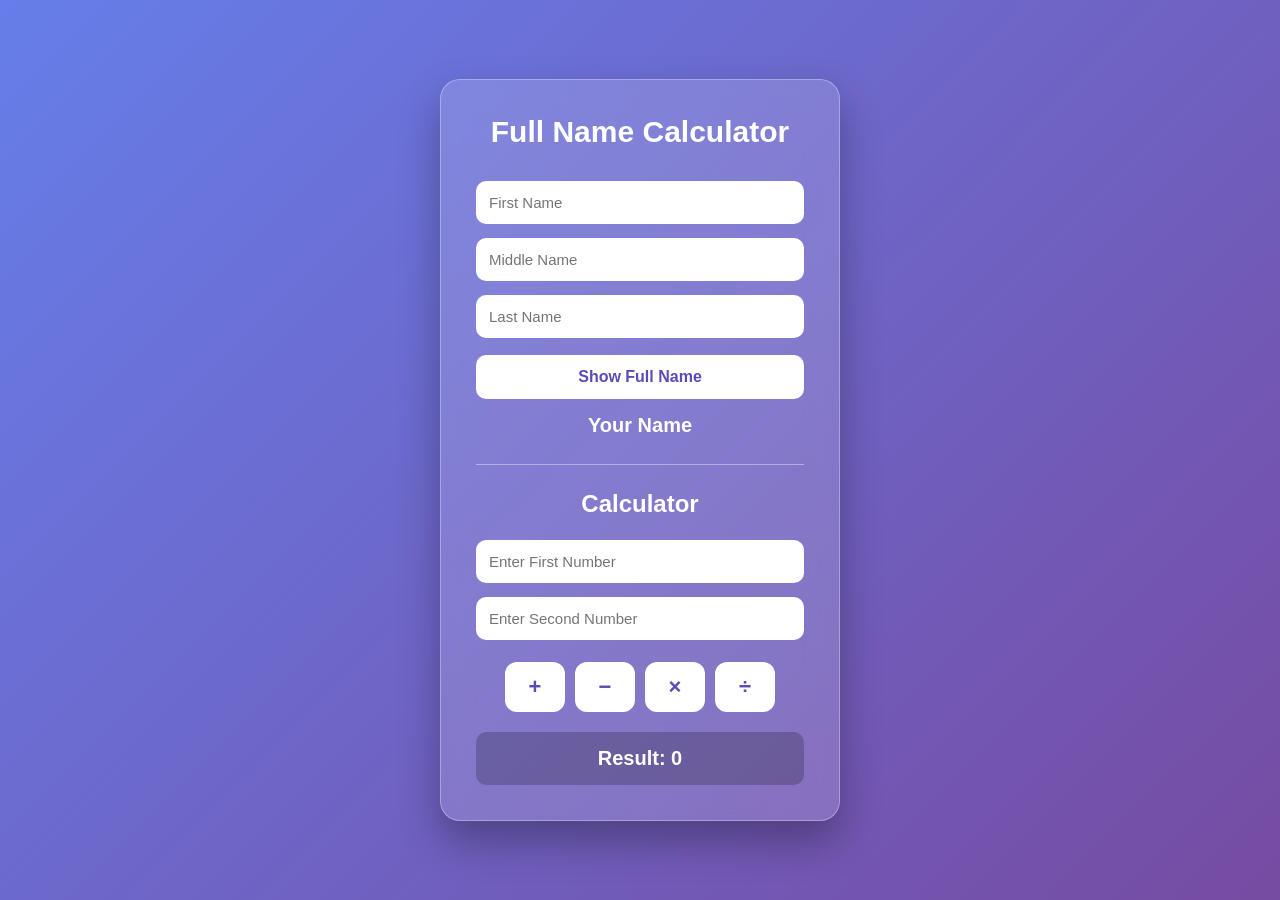
<file: index.html>
<!DOCTYPE html>
<html lang="en">
<head>
    <meta charset="UTF-8">
    <meta name="viewport" content="width=device-width, initial-scale=1.0">
    <title>Full Name Calculator</title>

    <link rel="stylesheet" href="style.css">
</head>

<body>

    <div class="container">

        <h1>Full Name Calculator</h1>

        <div class="name-section">
            <input type="text" id="firstName" placeholder="First Name">
            <input type="text" id="middleName" placeholder="Middle Name">
            <input type="text" id="lastName" placeholder="Last Name">

            <button class="name-btn" onclick="showFullName()">
                Show Full Name
            </button>

            <h2 id="fullName">Your Name</h2>
        </div>

        <hr>

        <h2>Calculator</h2>

        <input type="number" id="num1" placeholder="Enter First Number">
        <input type="number" id="num2" placeholder="Enter Second Number">

        <div class="buttons">
            <button onclick="calculate('+')">+</button>
            <button onclick="calculate('-')">−</button>
            <button onclick="calculate('*')">×</button>
            <button onclick="calculate('/')">÷</button>
        </div>

        <div id="result">
            Result: 0
        </div>

    </div>

    <script>

        function showFullName() {

            let first = document.getElementById("firstName").value;
            let middle = document.getElementById("middleName").value;
            let last = document.getElementById("lastName").value;

            document.getElementById("fullName").innerHTML =
                first + " " + middle + " " + last;
        }


        function calculate(operator) {

            let num1 = Number(document.getElementById("num1").value);
            let num2 = Number(document.getElementById("num2").value);

            let result;

            if (operator === "+") {
                result = num1 + num2;
            }

            else if (operator === "-") {
                result = num1 - num2;
            }

            else if (operator === "*") {
                result = num1 * num2;
            }

            else if (operator === "/") {

                if (num2 === 0) {
                    result = "Cannot divide by zero";
                } else {
                    result = num1 / num2;
                }
            }

            document.getElementById("result").innerHTML =
                "Result: " + result;
        }

    </script>

</body>
</html>
</file>
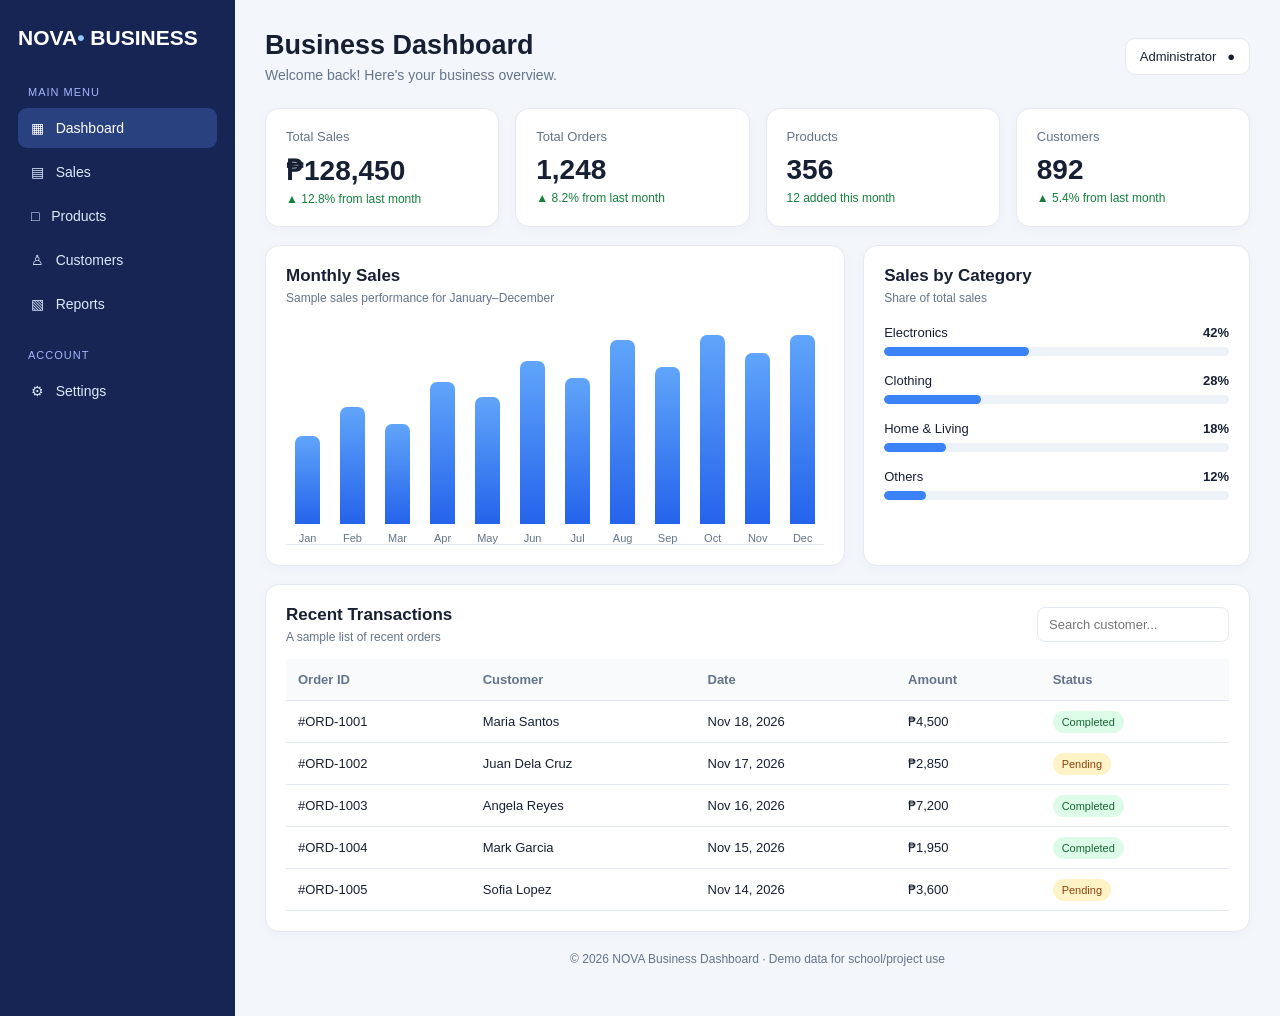
<file: business_dashboard.html>
<!DOCTYPE html>
<html lang="en">
<head>
<meta charset="UTF-8">
<meta name="viewport" content="width=device-width, initial-scale=1.0">
<title>Business Dashboard</title>
<style>
:root{--navy:#172554;--blue:#2563eb;--bg:#f3f6fb;--ink:#172033;--muted:#64748b;--line:#e5eaf2;--white:#fff}
*{box-sizing:border-box}body{margin:0;font-family:Arial,Helvetica,sans-serif;background:var(--bg);color:var(--ink)}
.layout{display:flex;min-height:100vh}.sidebar{width:235px;background:var(--navy);color:white;padding:26px 18px;flex-shrink:0}
.brand{font-size:21px;font-weight:700;margin:0 0 36px}.brand span{color:#93c5fd}.nav-label{font-size:11px;color:#a5b4fc;text-transform:uppercase;letter-spacing:1px;margin:25px 10px 10px}
.nav a{display:block;color:#dbeafe;text-decoration:none;padding:12px 13px;border-radius:9px;margin:4px 0;font-size:14px}.nav a.active,.nav a:hover{background:#29417e;color:white}
main{padding:30px;width:100%;max-width:1500px;margin:auto}.topbar{display:flex;justify-content:space-between;align-items:center;gap:16px;margin-bottom:25px}
h1{font-size:27px;margin:0 0 6px}.sub{color:var(--muted);font-size:14px}.user{background:white;border:1px solid var(--line);padding:10px 14px;border-radius:10px;font-size:13px}
.cards{display:grid;grid-template-columns:repeat(4,1fr);gap:16px;margin-bottom:18px}.card,.panel{background:white;border:1px solid var(--line);border-radius:14px;padding:20px;box-shadow:0 3px 12px #17255408}
.kpi-title{color:var(--muted);font-size:13px}.kpi{font-size:28px;font-weight:700;margin:10px 0 5px}.change{font-size:12px;color:#15803d}
.content{display:grid;grid-template-columns:1.5fr 1fr;gap:18px;margin-bottom:18px}.panel h2{font-size:17px;margin:0 0 5px}.panel .hint{font-size:12px;color:var(--muted);margin-bottom:20px}
.chart{height:220px;display:flex;align-items:end;gap:12px;padding:10px 5px 0;border-bottom:1px solid var(--line)}
.bar-wrap{height:100%;flex:1;display:flex;flex-direction:column;justify-content:end;align-items:center;gap:8px}
.bar{width:min(34px,75%);background:linear-gradient(180deg,#60a5fa,#2563eb);border-radius:7px 7px 0 0;min-height:8px}
.month{font-size:11px;color:var(--muted)}
.category{margin:17px 0}.cat-row{display:flex;justify-content:space-between;font-size:13px;margin-bottom:7px}.track{height:9px;background:#edf2f8;border-radius:20px;overflow:hidden}.fill{height:100%;border-radius:20px;background:#3b82f6}
.table-panel{overflow:hidden}.table-head{display:flex;justify-content:space-between;align-items:center;gap:12px;margin-bottom:15px}
input,select{padding:9px 11px;border:1px solid var(--line);border-radius:8px;background:white;font-size:13px}
table{width:100%;border-collapse:collapse;text-align:left;font-size:13px}th{color:var(--muted);font-weight:600;background:#f8fafc}th,td{padding:13px 12px;border-bottom:1px solid var(--line)}
.status{padding:5px 9px;border-radius:20px;font-size:11px;background:#dcfce7;color:#166534}.status.pending{background:#fef3c7;color:#92400e}
footer{color:var(--muted);font-size:12px;text-align:center;padding:20px}
@media(max-width:900px){.cards{grid-template-columns:repeat(2,1fr)}.content{grid-template-columns:1fr}.sidebar{width:190px}}
@media(max-width:620px){.layout{display:block}.sidebar{width:100%;padding:18px}.brand{margin-bottom:12px}.nav{display:flex;overflow:auto;gap:5px}.nav-label{display:none}.nav a{white-space:nowrap}.cards{grid-template-columns:1fr 1fr}main{padding:18px}.topbar{align-items:flex-start}.user{display:none}.table-panel{overflow-x:auto}table{min-width:620px}}
</style>
</head>
<body>
<div class="layout">
<aside class="sidebar">
  <div class="brand">NOVA<span>•</span> BUSINESS</div>
  <div class="nav-label">Main menu</div>
  <nav class="nav">
    <a class="active" href="#overview">▦ &nbsp; Dashboard</a>
    <a href="#sales">▤ &nbsp; Sales</a>
    <a href="#products">□ &nbsp; Products</a>
    <a href="#customers">♙ &nbsp; Customers</a>
    <a href="#reports">▧ &nbsp; Reports</a>
  </nav>
  <div class="nav-label">Account</div>
  <nav class="nav"><a href="#settings">⚙ &nbsp; Settings</a></nav>
</aside>
<main id="overview">
  <div class="topbar">
    <div><h1>Business Dashboard</h1><div class="sub">Welcome back! Here's your business overview.</div></div>
    <div class="user">Administrator &nbsp; ●</div>
  </div>
  <section class="cards">
    <div class="card"><div class="kpi-title">Total Sales</div><div class="kpi">₱128,450</div><div class="change">▲ 12.8% from last month</div></div>
    <div class="card"><div class="kpi-title">Total Orders</div><div class="kpi">1,248</div><div class="change">▲ 8.2% from last month</div></div>
    <div class="card"><div class="kpi-title">Products</div><div class="kpi">356</div><div class="change">12 added this month</div></div>
    <div class="card"><div class="kpi-title">Customers</div><div class="kpi">892</div><div class="change">▲ 5.4% from last month</div></div>
  </section>
  <section class="content" id="sales">
    <div class="panel"><h2>Monthly Sales</h2><div class="hint">Sample sales performance for January–December</div>
      <div class="chart" aria-label="Monthly sales bar chart">
        <div class="bar-wrap"><div class="bar" style="height:42%"></div><span class="month">Jan</span></div>
        <div class="bar-wrap"><div class="bar" style="height:56%"></div><span class="month">Feb</span></div>
        <div class="bar-wrap"><div class="bar" style="height:48%"></div><span class="month">Mar</span></div>
        <div class="bar-wrap"><div class="bar" style="height:68%"></div><span class="month">Apr</span></div>
        <div class="bar-wrap"><div class="bar" style="height:61%"></div><span class="month">May</span></div>
        <div class="bar-wrap"><div class="bar" style="height:78%"></div><span class="month">Jun</span></div>
        <div class="bar-wrap"><div class="bar" style="height:70%"></div><span class="month">Jul</span></div>
        <div class="bar-wrap"><div class="bar" style="height:88%"></div><span class="month">Aug</span></div>
        <div class="bar-wrap"><div class="bar" style="height:75%"></div><span class="month">Sep</span></div>
        <div class="bar-wrap"><div class="bar" style="height:92%"></div><span class="month">Oct</span></div>
        <div class="bar-wrap"><div class="bar" style="height:82%"></div><span class="month">Nov</span></div>
        <div class="bar-wrap"><div class="bar" style="height:100%"></div><span class="month">Dec</span></div>
      </div>
    </div>
    <div class="panel" id="reports"><h2>Sales by Category</h2><div class="hint">Share of total sales</div>
      <div class="category"><div class="cat-row"><span>Electronics</span><b>42%</b></div><div class="track"><div class="fill" style="width:42%"></div></div></div>
      <div class="category"><div class="cat-row"><span>Clothing</span><b>28%</b></div><div class="track"><div class="fill" style="width:28%"></div></div></div>
      <div class="category"><div class="cat-row"><span>Home & Living</span><b>18%</b></div><div class="track"><div class="fill" style="width:18%"></div></div></div>
      <div class="category"><div class="cat-row"><span>Others</span><b>12%</b></div><div class="track"><div class="fill" style="width:12%"></div></div></div>
    </div>
  </section>
  <section class="panel table-panel" id="products">
    <div class="table-head"><div><h2>Recent Transactions</h2><div class="hint" style="margin:5px 0 0">A sample list of recent orders</div></div>
      <input id="search" type="search" placeholder="Search customer..." aria-label="Search customer">
    </div>
    <table><thead><tr><th>Order ID</th><th>Customer</th><th>Date</th><th>Amount</th><th>Status</th></tr></thead>
    <tbody id="orders">
      <tr><td>#ORD-1001</td><td>Maria Santos</td><td>Nov 18, 2026</td><td>₱4,500</td><td><span class="status">Completed</span></td></tr>
      <tr><td>#ORD-1002</td><td>Juan Dela Cruz</td><td>Nov 17, 2026</td><td>₱2,850</td><td><span class="status pending">Pending</span></td></tr>
      <tr><td>#ORD-1003</td><td>Angela Reyes</td><td>Nov 16, 2026</td><td>₱7,200</td><td><span class="status">Completed</span></td></tr>
      <tr><td>#ORD-1004</td><td>Mark Garcia</td><td>Nov 15, 2026</td><td>₱1,950</td><td><span class="status">Completed</span></td></tr>
      <tr><td>#ORD-1005</td><td>Sofia Lopez</td><td>Nov 14, 2026</td><td>₱3,600</td><td><span class="status pending">Pending</span></td></tr>
    </tbody></table>
  </section>
  <footer>© 2026 NOVA Business Dashboard · Demo data for school/project use</footer>
</main>
</div>
<script>
document.getElementById('search').addEventListener('input', function () {
  const query = this.value.toLowerCase();
  document.querySelectorAll('#orders tr').forEach(row => {
    row.style.display = row.cells[1].textContent.toLowerCase().includes(query) ? '' : 'none';
  });
});
</script>
</body>
</html>
</file>
<file: style.css>
* {
    box-sizing: border-box;
    margin: 0;
    padding: 0;
}

body {
    font-family: Arial, sans-serif;

    /* Background */
    background: linear-gradient(135deg, #667eea, #764ba2);

    min-height: 100vh;

    display: flex;
    justify-content: center;
    align-items: center;
}

/* Main Container */
.container {
    width: 400px;
    padding: 35px;

    background: rgba(255, 255, 255, 0.15);

    border: 1px solid rgba(255, 255, 255, 0.3);

    border-radius: 20px;

    backdrop-filter: blur(15px);

    box-shadow: 0 20px 40px rgba(0, 0, 0, 0.3);

    text-align: center;

    color: white;
}

/* Title */
h1 {
    margin-bottom: 25px;
    font-size: 30px;
}

h2 {
    margin: 15px 0;
}

/* Input */
input {
    width: 100%;

    padding: 13px;

    margin: 7px 0;

    border: none;

    border-radius: 10px;

    outline: none;

    font-size: 15px;
}

input:focus {
    box-shadow: 0 0 8px white;
}

/* Name Button */
.name-btn {
    width: 100%;

    padding: 13px;

    margin-top: 10px;

    border: none;

    border-radius: 10px;

    background: #ffffff;

    color: #5b4bb7;

    font-size: 16px;

    font-weight: bold;

    cursor: pointer;

    transition: 0.3s;
}

.name-btn:hover {
    background: #5b4bb7;
    color: white;
    transform: scale(1.03);
}

/* Full Name */
#fullName {
    font-size: 20px;
    min-height: 25px;
}

/* Line */
hr {
    border: none;

    height: 1px;

    background: rgba(255, 255, 255, 0.4);

    margin: 25px 0;
}

/* Calculator Buttons */
.buttons {
    display: flex;

    justify-content: center;

    gap: 10px;

    margin-top: 15px;
}

.buttons button {
    width: 60px;

    height: 50px;

    border: none;

    border-radius: 12px;

    background: #ffffff;

    color: #5b4bb7;

    font-size: 22px;

    font-weight: bold;

    cursor: pointer;

    transition: 0.3s;
}

.buttons button:hover {
    background: #5b4bb7;

    color: white;

    transform: translateY(-3px);
}

/* Result */
#result {
    margin-top: 20px;

    padding: 15px;

    background: rgba(0, 0, 0, 0.2);

    border-radius: 10px;

    font-size: 20px;

    font-weight: bold;
}
</file>
